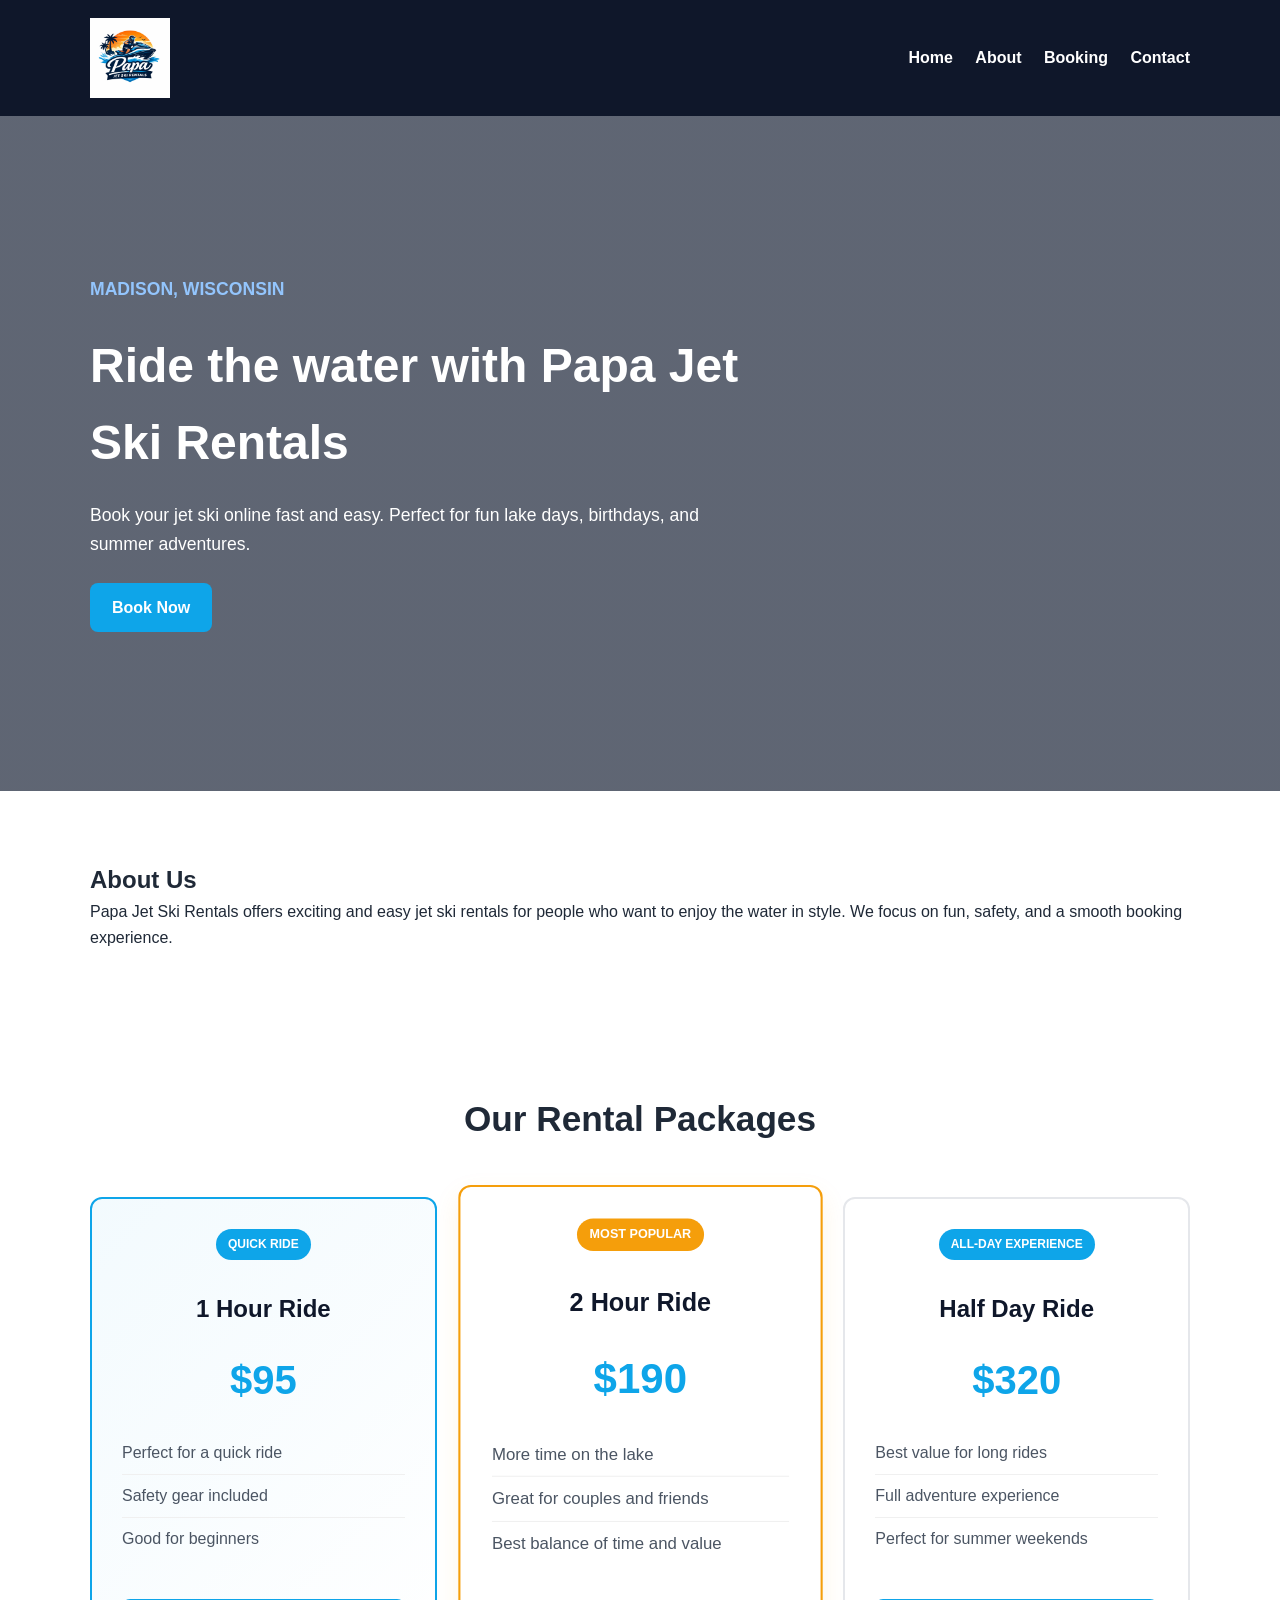
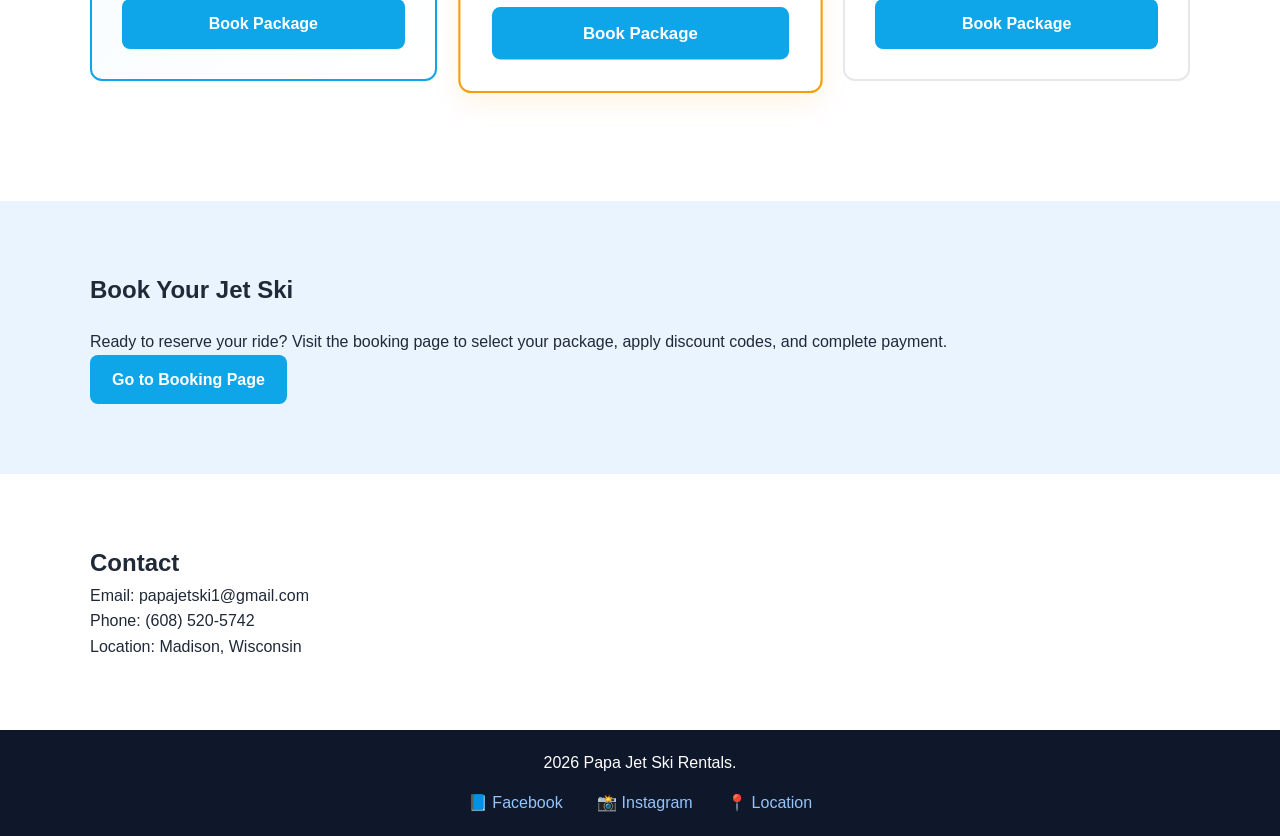
<file: index.html>
<!DOCTYPE html>
<html lang="en">
<head>
    <meta charset="UTF-8">
    <meta name="viewport" content="width=device-width, initial-scale=1.0">
    <title>Papa Jet Ski Rental</title>
    <link rel="stylesheet" href="css/style.css">
  
</head>
<body>
     <header class="navbar">
    <div class="container nav-content">
      <img src="images/logo.png" alt="Papa Jet Ski Rentals" class="logo">
      <nav>
        <a href="index.html">Home</a>
        <a href="about.html">About</a>
        <a href="booking.html">Booking</a>
        <a href="contact.html">Contact</a>
      </nav>
    </div>
  </header>

    <section class="hero" id="home">
    <div class="container hero-content">
      <div class="hero-text">
        <p class="tag">Madison, Wisconsin</p>
        <h2>Ride the water with Papa Jet Ski Rentals</h2>
        <p>
          Book your jet ski online fast and easy. Perfect for fun lake days,
          birthdays, and summer adventures.
        </p>
        <a href="booking.html" class="btn">Book Now</a>
      </div>
    </div>
  </section>

  <section class="about section" id="about">
    <div class="container">
      <h2>About Us</h2>
      <p>
        Papa Jet Ski Rentals offers exciting and easy jet ski rentals for people
        who want to enjoy the water in style. We focus on fun, safety, and a
        smooth booking experience.
      </p>
    </div>
  </section>

  <section class="rentals section" id="rentals">
    <div class="container">
      <h2>Our Rental Packages</h2>
      <div class="rental-grid premium-grid">
        <article class="card premium-card featured-card">
          <div class="card-tag">Quick ride</div>
          <h3>1 Hour Ride</h3>
          <div class="price">$95</div>
          <ul>
            <li>Perfect for a quick ride</li>
            <li>Safety gear included</li>
            <li>Good for beginners</li>
          </ul>
          <a href="booking.html" class="btn package-link">Book Package</a>
        </article>

        <article class="card premium-card popular-card">
          <div class="card-tag">Most popular</div>
          <h3>2 Hour Ride</h3>
          <div class="price">$190</div>
          <ul>
            <li>More time on the lake</li>
            <li>Great for couples and friends</li>
            <li>Best balance of time and value</li>
          </ul>
          <a href="booking.html" class="btn package-link">Book Package</a>
        </article>

        <article class="card premium-card">
          <div class="card-tag">All-day experience</div>
          <h3>Half Day Ride</h3>
          <div class="price">$320</div>
          <ul>
            <li>Best value for long rides</li>
            <li>Full adventure experience</li>
            <li>Perfect for summer weekends</li>
          </ul>
          <a href="booking.html" class="btn package-link">Book Package</a>
        </article>
      </div>
    </div>
  </section>

  <section class="booking section">
    <div class="container booking-grid">
      <div class="booking-form-box">
        <h2>Book Your Jet Ski</h2>
        <p>Ready to reserve your ride? Visit the booking page to select your package, apply discount codes, and complete payment.</p>
        <a href="booking.html" class="btn">Go to Booking Page</a>
      </div>
    </div>
  </section>

  <section class="contact section" id="contact">
    <div class="container">
      <h2>Contact</h2>
      <p>Email: papajetski1@gmail.com</p>
      <p>Phone: (608) 520-5742</p>
      <p>Location: Madison, Wisconsin</p>
    </div>
  </section>


  <footer>
  <div class="container">
    <p>2026 Papa Jet Ski Rentals.</p>
    <div class="footer-links">
      <a href="#">📘 Facebook</a>
      <a href="#">📸 Instagram</a>
      <a href="#">📍 Location</a>
    </div>
  </div>
  </footer>

  <script src="javascript/script.js"></script>
</body>
</html>
</file>
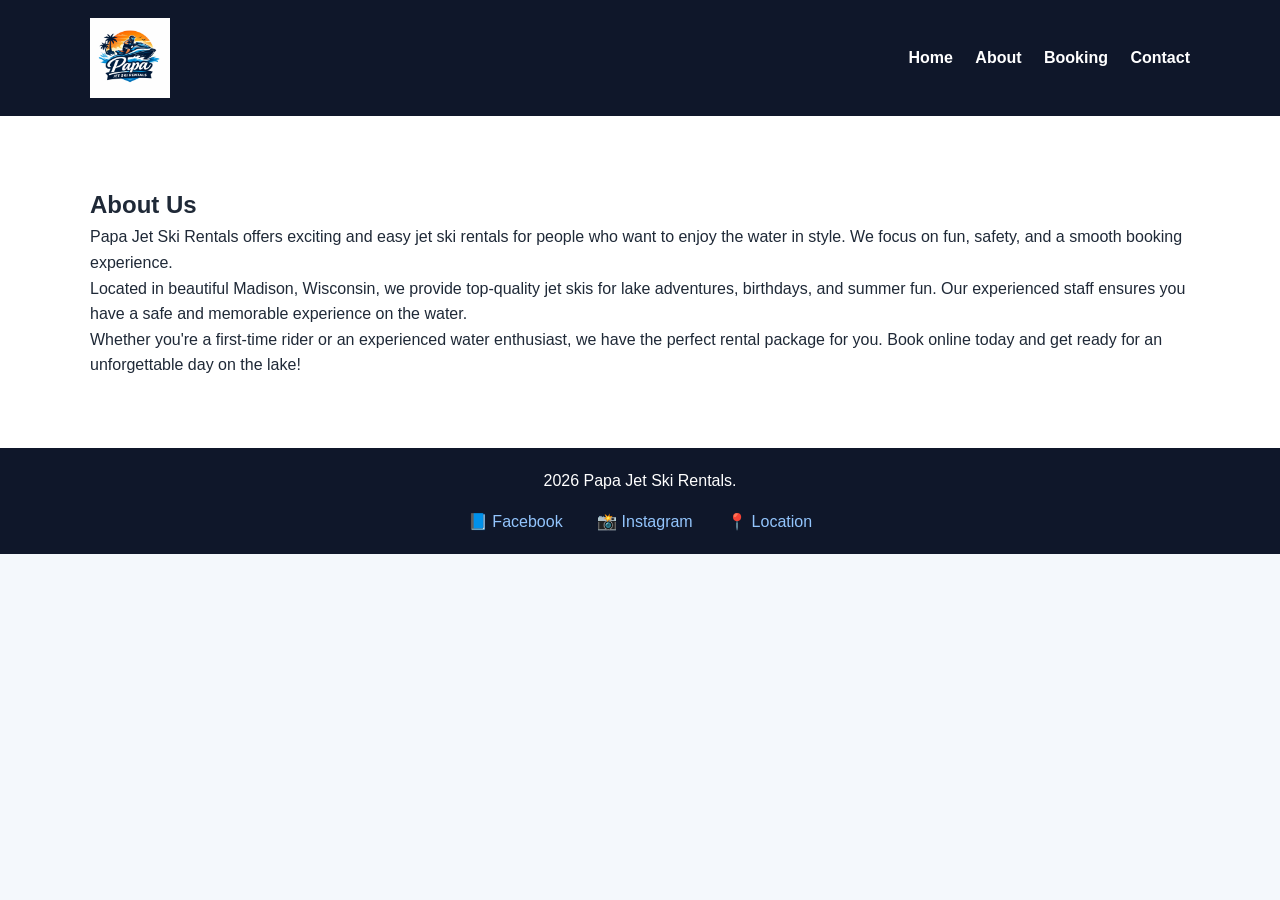
<file: about.html>
<!DOCTYPE html>
<html lang="en">
<head>
    <meta charset="UTF-8">
    <meta name="viewport" content="width=device-width, initial-scale=1.0">
    <title>Papa Jet Ski Rental</title>
    <link rel="stylesheet" href="css/style.css">
  
</head>
<body>
     <header class="navbar">
    <div class="container nav-content">
      <img src="images/logo.png" alt="Papa Jet Ski Rentals" class="logo">
      <nav>
        <a href="index.html">Home</a>
        <a href="about.html">About</a>
        <a href="booking.html">Booking</a>
        <a href="contact.html">Contact</a>
      </nav>
    </div>
  </header>

  <section class="about section">
    <div class="container">
      <h2>About Us</h2>
      <p>
        Papa Jet Ski Rentals offers exciting and easy jet ski rentals for people
        who want to enjoy the water in style. We focus on fun, safety, and a
        smooth booking experience.
      </p>
      <p>
        Located in beautiful Madison, Wisconsin, we provide top-quality jet skis
        for lake adventures, birthdays, and summer fun. Our experienced staff
        ensures you have a safe and memorable experience on the water.
      </p>
      <p>
        Whether you're a first-time rider or an experienced water enthusiast,
        we have the perfect rental package for you. Book online today and get
        ready for an unforgettable day on the lake!
      </p>
    </div>
  </section>

  <footer>
  <div class="container">
    <p>2026 Papa Jet Ski Rentals.</p>
    <div class="footer-links">
      <a href="#">📘 Facebook</a>
      <a href="#">📸 Instagram</a>
      <a href="#">📍 Location</a>
    </div>
  </div>
  </footer>

  <script src="javascript/script.js"></script>
</body>
</html>
</file>
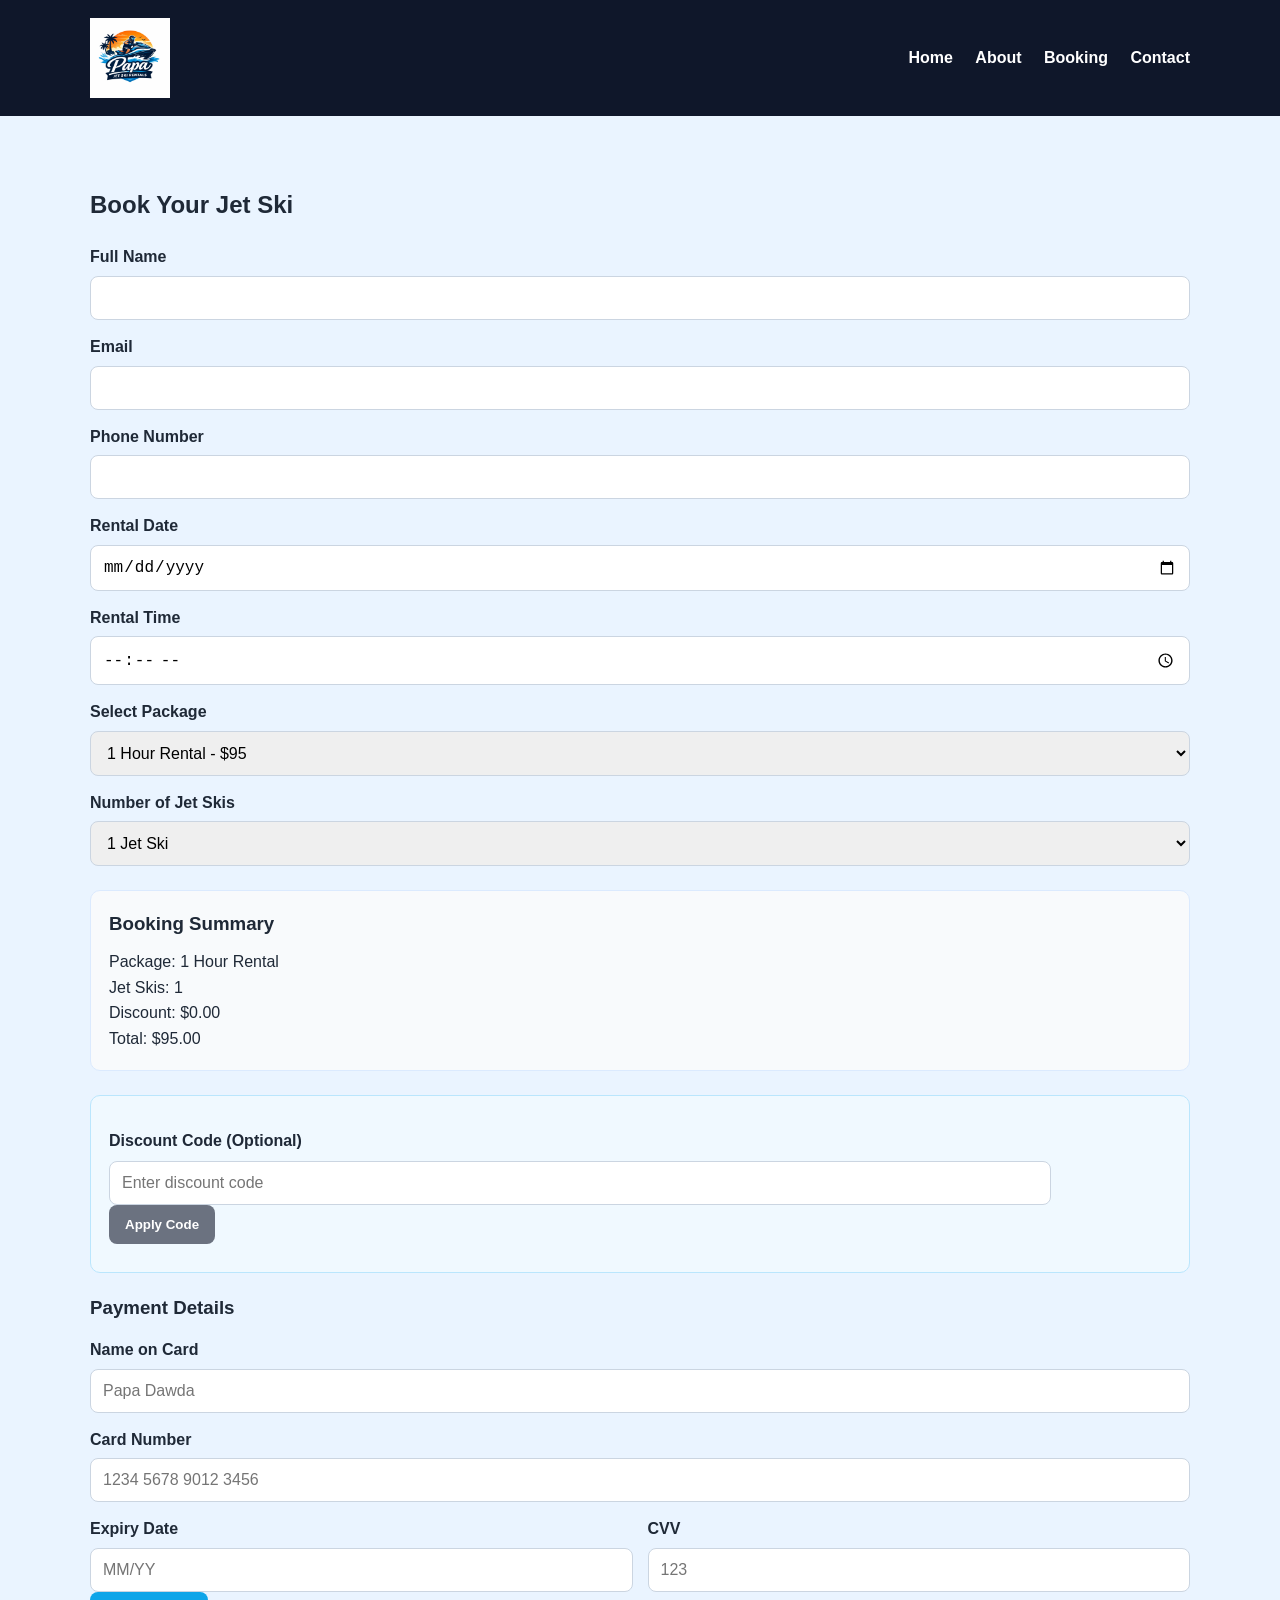
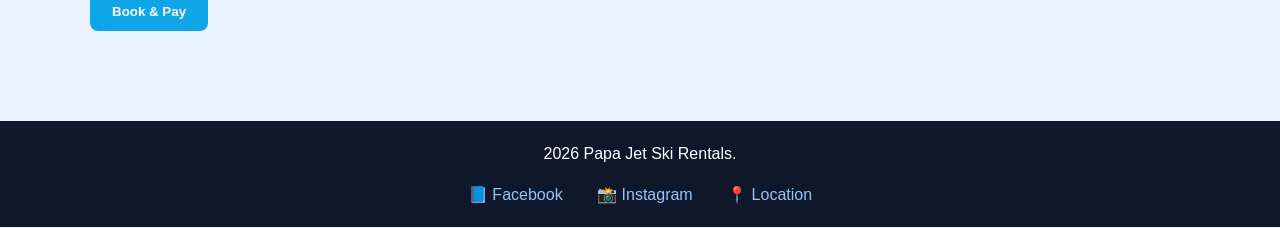
<file: booking.html>
<!DOCTYPE html>
<html lang="en">
<head>
    <meta charset="UTF-8">
    <meta name="viewport" content="width=device-width, initial-scale=1.0">
    <title>Papa Jet Ski Rental</title>
    <link rel="stylesheet" href="css/style.css">
  
</head>
<body>
     <header class="navbar">
    <div class="container nav-content">
      <img src="images/logo.png" alt="Papa Jet Ski Rentals" class="logo">
      <nav>
        <a href="index.html">Home</a>
        <a href="about.html">About</a>
        <a href="booking.html">Booking</a>
        <a href="contact.html">Contact</a>
      </nav>
    </div>
  </header>

  <section class="booking section">
    <div class="container booking-grid">
      <div class="booking-form-box">
        <h2>Book Your Jet Ski</h2>
        <form id="bookingForm">
          <label for="name">Full Name</label>
          <input type="text" id="name" required />

          <label for="email">Email</label>
          <input type="email" id="email" required />

          <label for="phone">Phone Number</label>
          <input type="tel" id="phone" required />

          <label for="date">Rental Date</label>
          <input type="date" id="date" required />

          <label for="time">Rental Time</label>
          <input type="time" id="time" required />

          <label for="package">Select Package</label>
          <select id="package" required>
            <option value="95" data-name="1 Hour Rental">1 Hour Rental - $95</option>
            <option value="190" data-name="2 Hour Rental">2 Hour Rental - $190</option>
            <option value="285" data-name="3 Hour Rental">3 Hour Rental - $285</option>
          </select>

          <label for="skis">Number of Jet Skis</label>
          <select id="skis" required>
            <option value="1">1 Jet Ski</option>
            <option value="2">2 Jet Skis</option>
            <option value="3">3 Jet Skis</option>
            <option value="4">4 Jet Skis</option>
          </select>

          <div class="summary">
            <h3>Booking Summary</h3>
            <p>Package: <span id="summaryPackage">1 Hour Rental</span></p>
            <p>Jet Skis: <span id="summarySkis">1</span></p>
            <p>Discount: $<span id="discountAmount">0.00</span></p>
            <p>Total: $<span id="totalPrice">100.23</span></p>
          </div>

          <div class="discount-section">
            <label for="discountCode">Discount Code (Optional)</label>
            <input type="text" id="discountCode" placeholder="Enter discount code" />
            <button type="button" id="applyDiscount" class="btn btn-secondary">Apply Code</button>
            <p id="discountMessage" class="discount-message"></p>
          </div>

          <h3>Payment Details</h3>
          <label for="cardName">Name on Card</label>
          <input type="text" id="cardName" placeholder="Papa Dawda" required />

          <label for="cardNumber">Card Number</label>
          <input type="text" id="cardNumber" placeholder="1234 5678 9012 3456" required />

          <div class="payment-row">
            <div>
              <label for="expiry">Expiry Date</label>
              <input type="text" id="expiry" placeholder="MM/YY" required />
            </div>
            <div>
              <label for="cvv">CVV</label>
              <input type="text" id="cvv" placeholder="123" required />
            </div>
          </div>

          <button type="submit" class="btn">Book & Pay</button>
        </form>

        <p id="confirmationMessage" class="confirmation-message"></p>
      </div>
    </div>
  </section>



  <footer>
  <div class="container">
    <p>2026 Papa Jet Ski Rentals.</p>
    <div class="footer-links">
      <a href="#">📘 Facebook</a>
      <a href="#">📸 Instagram</a>
      <a href="#">📍 Location</a>
    </div>
  </div>
  </footer>

  <script src="javascript/script.js"></script>
</body>
</html>
</file>
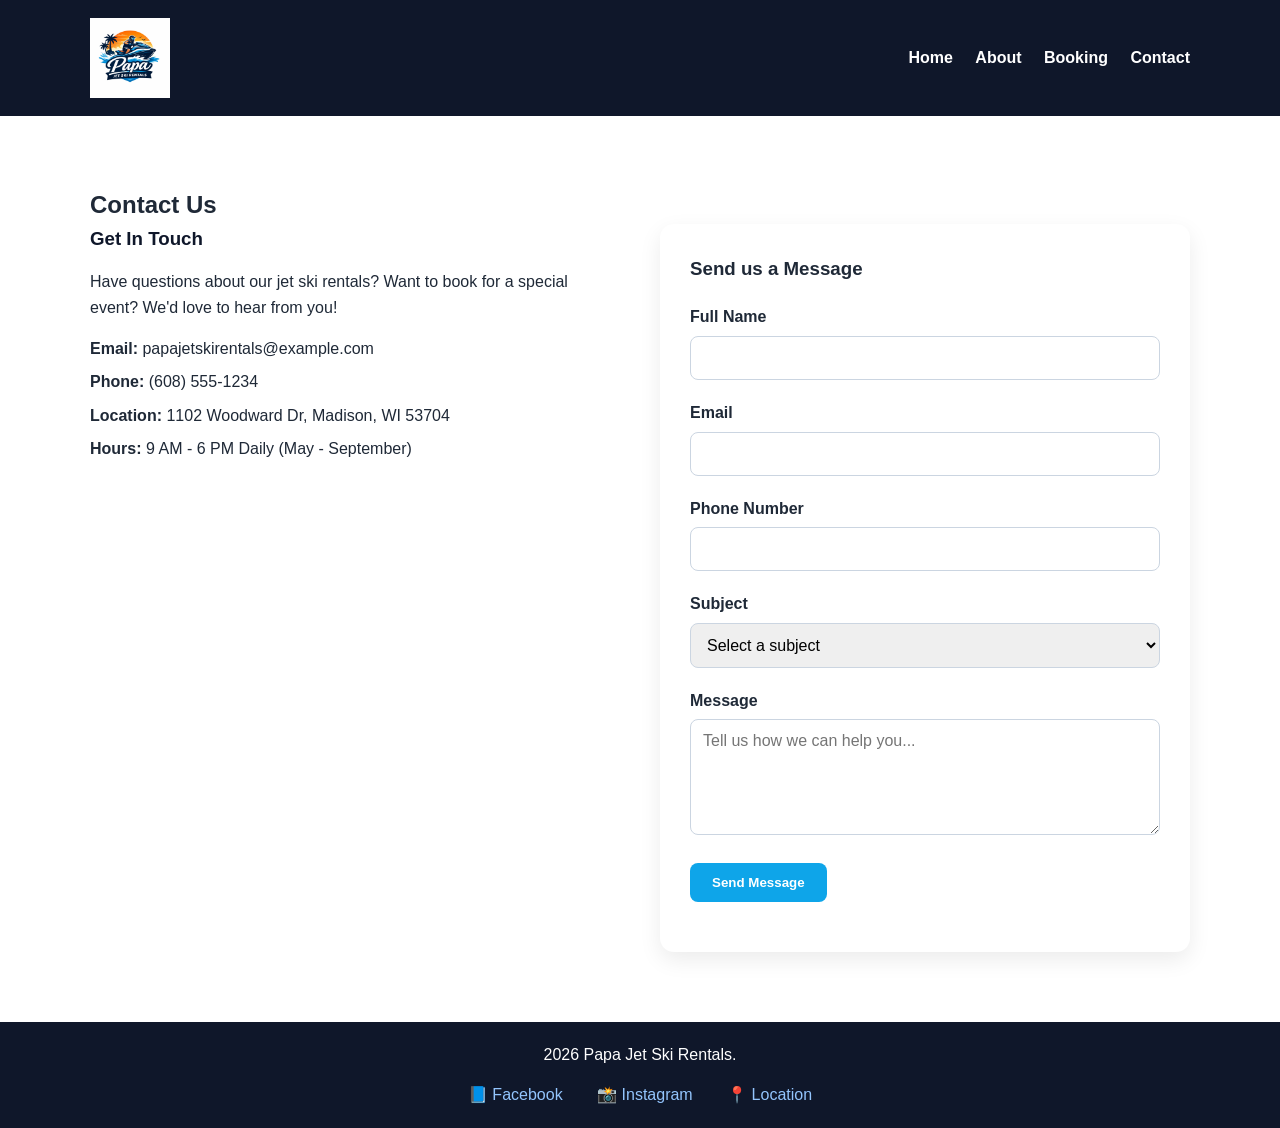
<file: contact.html>
<!DOCTYPE html>
<html lang="en">
<head>
    <meta charset="UTF-8">
    <meta name="viewport" content="width=device-width, initial-scale=1.0">
    <title>Papa Jet Ski Rental</title>
    <link rel="stylesheet" href="css/style.css">
  
</head>
<body>
     <header class="navbar">
    <div class="container nav-content">
      <img src="images/logo.png" alt="Papa Jet Ski Rentals" class="logo">
      <nav>
        <a href="index.html">Home</a>
        <a href="about.html">About</a>
        <a href="booking.html">Booking</a>
        <a href="contact.html">Contact</a>
      </nav>
    </div>
  </header>

  <section class="contact section">
    <div class="container">
      <h2>Contact Us</h2>
      <div class="contact-grid">
        <div class="contact-info">
          <h3>Get In Touch</h3>
          <p>Have questions about our jet ski rentals? Want to book for a special event? We'd love to hear from you!</p>

          <div class="contact-details">
            <p><strong>Email:</strong> papajetskirentals@example.com</p>
            <p><strong>Phone:</strong> (608) 555-1234</p>
            <p><strong>Location:</strong> 1102 Woodward Dr, Madison, WI 53704</p>
            <p><strong>Hours:</strong> 9 AM - 6 PM Daily (May - September)</p>
          </div>
        </div>

        <div class="contact-form-box">
          <h3>Send us a Message</h3>
          <form id="contactForm">
            <div class="form-group">
              <label for="contactName">Full Name</label>
              <input type="text" id="contactName" name="name" required />
            </div>

            <div class="form-group">
              <label for="contactEmail">Email</label>
              <input type="email" id="contactEmail" name="email" required />
            </div>

            <div class="form-group">
              <label for="contactPhone">Phone Number</label>
              <input type="tel" id="contactPhone" name="phone" />
            </div>

            <div class="form-group">
              <label for="contactSubject">Subject</label>
              <select id="contactSubject" name="subject" required>
                <option value="">Select a subject</option>
                <option value="booking">Booking Inquiry</option>
                <option value="pricing">Pricing Questions</option>
                <option value="availability">Availability Check</option>
                <option value="group">Group Rentals</option>
                <option value="other">Other</option>
              </select>
            </div>

            <div class="form-group">
              <label for="contactMessage">Message</label>
              <textarea id="contactMessage" name="message" rows="5" required placeholder="Tell us how we can help you..."></textarea>
            </div>

            <button type="submit" class="btn">Send Message</button>
          </form>

          <p id="contactMessage" class="confirmation-message"></p>
        </div>
      </div>
    </div>
  </section>

  <footer>
  <div class="container">
    <p>2026 Papa Jet Ski Rentals.</p>
    <div class="footer-links">
      <a href="#">📘 Facebook</a>
      <a href="#">📸 Instagram</a>
      <a href="#">📍 Location</a>
    </div>
  </div>
  </footer>

  <script src="javascript/script.js"></script>
</body>
</html>
</file>
<file: css/style.css>
* {
  margin: 0;
  padding: 0;
  box-sizing: border-box;
}

body {
  font-family: Arial, sans-serif;
  background: #f4f8fc;
  color: #1f2937;
  line-height: 1.6;
}

.container {
  width: 90%;
  max-width: 1100px;
  margin: 0 auto;
}

.navbar {
  background: #0f172a;
  color: white;
  padding: 18px 0;
}

.nav-content {
  display: flex;
  justify-content: space-between;
  align-items: center;
  gap: 20px;
}

.logo {
  height: 80px;
  width: auto;
}

nav a {
  color: white;
  text-decoration: none;
  margin-left: 18px;
  font-weight: bold;
}

.hero {
  background: linear-gradient(rgba(15, 23, 42, 0.65), rgba(15, 23, 42, 0.65)),
    url("https://images.unsplash.com/photo-1507525428034-b723cf961d3e?auto=format&fit=crop&w=1400&q=80")
      center/cover no-repeat;
  color: white;
  min-height: 75vh;
  display: flex;
  align-items: center;
}

.hero-content {
  padding: 60px 0;
}

.hero-text {
  max-width: 650px;
}

.tag {
  font-size: 0.95rem;
  margin-bottom: 10px;
  color: #93c5fd;
  font-weight: bold;
  text-transform: uppercase;
}

.hero h2 {
  font-size: 3rem;
  margin-bottom: 20px;
}

.hero p {
  font-size: 1.1rem;
  margin-bottom: 25px;
}

.btn {
  display: inline-block;
  background: #0ea5e9;
  color: white;
  padding: 12px 22px;
  border: none;
  border-radius: 8px;
  text-decoration: none;
  cursor: pointer;
  font-weight: bold;
}

.btn:hover {
  background: #0284c7;
}

.section {
  padding: 70px 0;
}

.about,
.contact {
  background: white;
}

.booking {
  background: #eaf4ff;
}

.rentals {
  background: white;
}

.rentals h2 {
  text-align: center;
  margin-bottom: 50px;
  font-size: 2.2rem;
}

.premium-grid {
  display: grid;
  grid-template-columns: repeat(3, 1fr);
  gap: 30px;
  margin-bottom: 50px;
}

.premium-card {
  position: relative;
  background: white;
  border: 2px solid #e5e7eb;
  border-radius: 12px;
  padding: 30px;
  text-align: center;
  transition: all 0.3s ease;
}

.premium-card:hover {
  box-shadow: 0 10px 30px rgba(0, 0, 0, 0.15);
  border-color: #0ea5e9;
  transform: translateY(-5px);
}

.premium-card .card-tag {
  display: inline-block;
  background: #0ea5e9;
  color: white;
  padding: 6px 12px;
  border-radius: 20px;
  font-size: 0.75rem;
  font-weight: bold;
  text-transform: uppercase;
  margin-bottom: 15px;
}

.featured-card {
  border-color: #0ea5e9;
  background: linear-gradient(135deg, rgba(14, 165, 233, 0.05), rgba(14, 165, 233, 0));
}

.popular-card {
  border-color: #f59e0b;
  box-shadow: 0 10px 25px rgba(245, 158, 11, 0.1);
  transform: scale(1.05);
}

.popular-card .card-tag {
  background: #f59e0b;
}

.premium-card h3 {
  margin: 15px 0;
  font-size: 1.5rem;
  color: #0f172a;
}

.premium-card .price {
  font-size: 2.5rem;
  color: #0ea5e9;
  font-weight: bold;
  margin: 20px 0;
}

.premium-card ul {
  list-style: none;
  text-align: left;
  margin: 20px 0;
}

.premium-card li {
  padding: 8px 0;
  color: #4b5563;
  border-bottom: 1px solid #f0f0f0;
}

.premium-card li:last-child {
  border-bottom: none;
}

.premium-card .btn {
  width: 100%;
  margin-top: 20px;
}

.contact-grid {
  display: grid;
  grid-template-columns: 1fr 1fr;
  gap: 40px;
  align-items: start;
}

.contact-info h3 {
  margin-bottom: 15px;
  color: #0f172a;
}

.contact-info p {
  margin-bottom: 15px;
}

.contact-details p {
  margin-bottom: 8px;
}

.contact-form-box {
  background: white;
  padding: 30px;
  border-radius: 14px;
  box-shadow: 0 8px 22px rgba(0, 0, 0, 0.08);
}

.contact-form-box h3 {
  margin-bottom: 20px;
}

.form-group {
  margin-bottom: 20px;
}

.form-group label {
  display: block;
  margin-bottom: 6px;
  font-weight: bold;
}

.form-group input,
.form-group select,
.form-group textarea {
  width: 100%;
  padding: 12px;
  border: 1px solid #cbd5e1;
  border-radius: 8px;
  font-size: 1rem;
  font-family: inherit;
}

.form-group textarea {
  resize: vertical;
  min-height: 100px;
}

.booking-form-box h2 {
  margin-bottom: 20px;
}

form label {
  display: block;
  margin-top: 14px;
  margin-bottom: 6px;
  font-weight: bold;
}

form input,
form select {
  width: 100%;
  padding: 12px;
  border: 1px solid #cbd5e1;
  border-radius: 8px;
  font-size: 1rem;
}

.payment-row {
  display: grid;
  grid-template-columns: 1fr 1fr;
  gap: 15px;
}

.summary {
  margin: 24px 0;
  padding: 18px;
  background: #f8fafc;
  border: 1px solid #dbeafe;
  border-radius: 10px;
}

.summary h3 {
  margin-bottom: 10px;
}

.discount-section {
  margin: 20px 0;
  padding: 18px;
  background: #f0f9ff;
  border: 1px solid #bae6fd;
  border-radius: 10px;
}

.discount-section label {
  display: block;
  margin-bottom: 8px;
  font-weight: bold;
}

.discount-section input {
  width: calc(100% - 120px);
  padding: 12px;
  border: 1px solid #cbd5e1;
  border-radius: 8px;
  font-size: 1rem;
  margin-right: 10px;
}

.discount-section .btn-secondary {
  background: #6b7280;
  color: white;
  padding: 12px 16px;
  border: none;
  border-radius: 8px;
  cursor: pointer;
  font-weight: bold;
}

.discount-section .btn-secondary:hover {
  background: #4b5563;
}

.discount-message {
  margin-top: 10px;
  font-weight: bold;
  color: green;
}

.discount-message.error {
  color: red;
}

.confirmation-message {
  margin-top: 20px;
  font-weight: bold;
  color: green;
}

footer {
  background: #0f172a;
  color: white;
  text-align: center;
  padding: 20px 0;
}

.footer-links {
  margin-top: 15px;
}

.footer-links a {
  color: #93c5fd;
  text-decoration: none;
  margin: 0 15px;
  font-weight: 500;
  transition: color 0.3s ease;
}

.footer-links a:hover {
  color: #dbeafe;
}

@media (max-width: 768px) {
  .nav-content {
    flex-direction: column;
    align-items: flex-start;
  }

  nav a {
    margin: 0 14px 0 0;
    display: inline-block;
    margin-top: 10px;
  }

  .hero h2 {
    font-size: 2.2rem;
  }

  .payment-row {
    grid-template-columns: 1fr;
  }

  .contact-grid {
    grid-template-columns: 1fr;
  }

  .premium-grid {
    grid-template-columns: 1fr;
  }

  .popular-card {
    transform: scale(1);
  }

  .rentals h2 {
    font-size: 1.8rem;
  }

  .discount-section input {
    width: 100%;
    margin-bottom: 10px;
    margin-right: 0;
  }

  .discount-section .btn-secondary {
    width: 100%;
  }

  .footer-links a {
    display: block;
    margin: 8px 0;
  }
}
</file>
